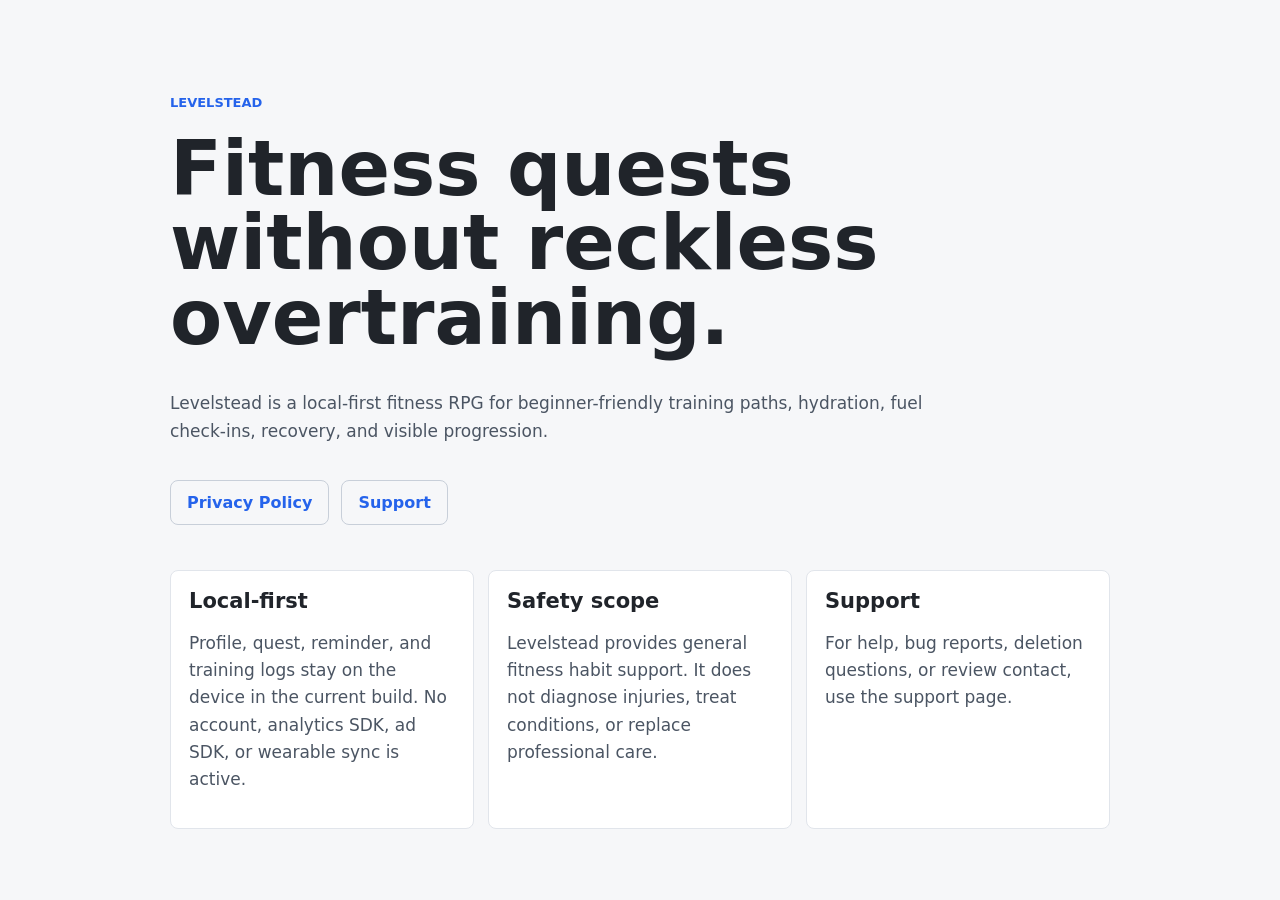
<file: index.html>
<!doctype html>
<html lang="en">
  <head>
    <meta charset="utf-8" />
    <meta name="viewport" content="width=device-width, initial-scale=1" />
    <meta name="referrer" content="no-referrer" />
    <meta
      http-equiv="Content-Security-Policy"
      content="default-src 'none'; style-src 'self'; img-src 'self' data:; base-uri 'none'; connect-src 'none'; font-src 'none'; form-action 'none'; frame-src 'none'; object-src 'none'; script-src 'none'; upgrade-insecure-requests"
    />
    <title>Levelstead</title>
    <meta
      name="description"
      content="Levelstead is a local-first fitness RPG for controlled training, recovery, hydration, fuel check-ins, and consistency."
    />
    <link rel="canonical" href="https://levelstead.com/" />
    <link rel="stylesheet" href="./styles.css" />
  </head>
  <body>
    <main class="shell">
      <section class="hero">
        <p class="eyebrow">Levelstead</p>
        <h1>Fitness quests without reckless overtraining.</h1>
        <p>
          Levelstead is a local-first fitness RPG for beginner-friendly training
          paths, hydration, fuel check-ins, recovery, and visible progression.
        </p>
        <div class="actions">
          <a href="./privacy.html">Privacy Policy</a>
          <a href="./support.html">Support</a>
        </div>
      </section>

      <section class="grid">
        <article>
          <h2>Local-first</h2>
          <p>
            Profile, quest, reminder, and training logs stay on the device in
            the current build. No account, analytics SDK, ad SDK, or wearable
            sync is active.
          </p>
        </article>
        <article>
          <h2>Safety scope</h2>
          <p>
            Levelstead provides general fitness habit support. It does not
            diagnose injuries, treat conditions, or replace professional care.
          </p>
        </article>
        <article>
          <h2>Support</h2>
          <p>
            For help, bug reports, deletion questions, or review contact, use
            the support page.
          </p>
        </article>
      </section>
    </main>
  </body>
</html>
</file>
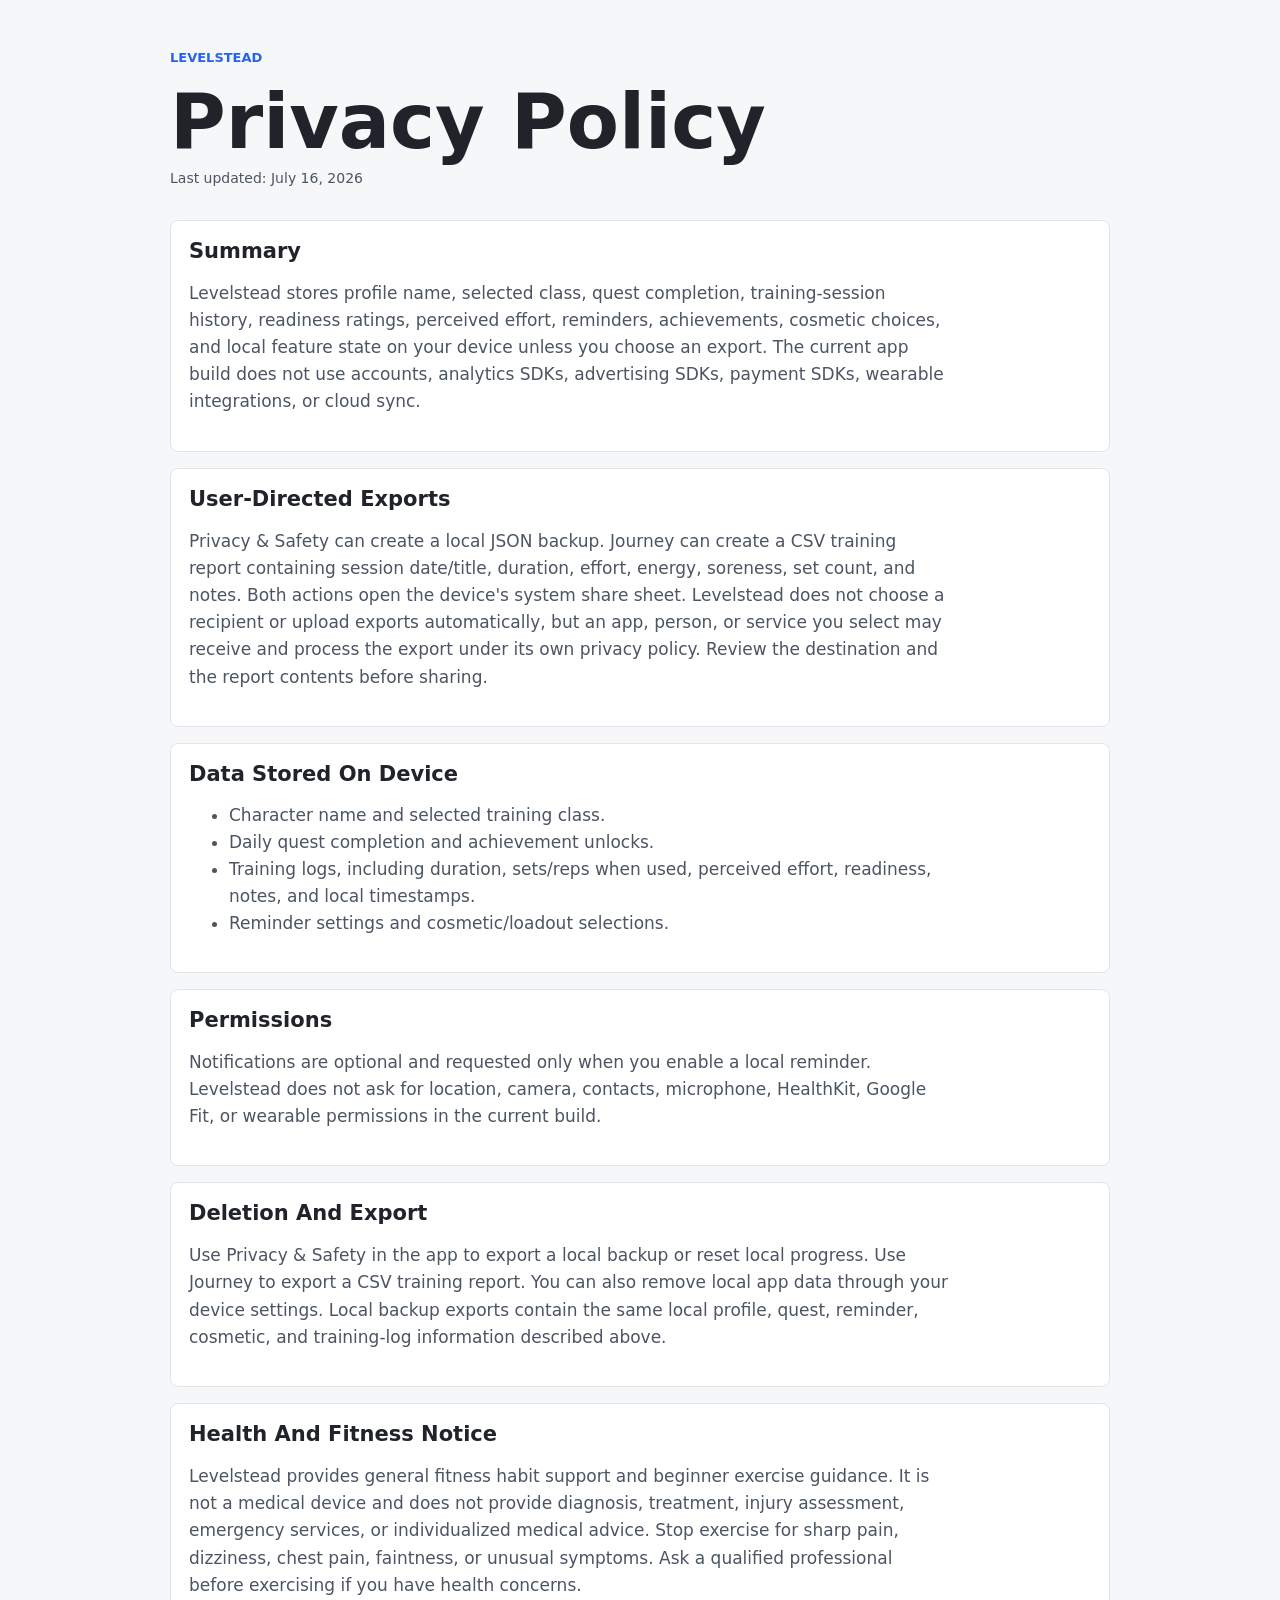
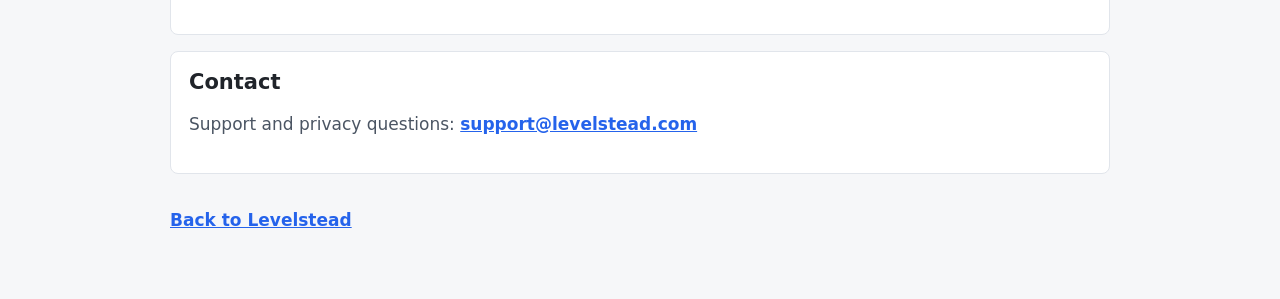
<file: privacy.html>
<!doctype html>
<html lang="en">
  <head>
    <meta charset="utf-8" />
    <meta name="viewport" content="width=device-width, initial-scale=1" />
    <meta name="referrer" content="no-referrer" />
    <meta
      http-equiv="Content-Security-Policy"
      content="default-src 'none'; style-src 'self'; img-src 'self' data:; base-uri 'none'; connect-src 'none'; font-src 'none'; form-action 'none'; frame-src 'none'; object-src 'none'; script-src 'none'; upgrade-insecure-requests"
    />
    <title>Levelstead Privacy Policy</title>
    <meta
      name="description"
      content="Privacy policy for the Levelstead mobile app."
    />
    <link rel="canonical" href="https://levelstead.com/privacy.html" />
    <link rel="stylesheet" href="./styles.css" />
  </head>
  <body>
    <main class="shell legal">
      <p class="eyebrow">Levelstead</p>
      <h1>Privacy Policy</h1>
      <p class="updated">Last updated: July 16, 2026</p>

      <section>
        <h2>Summary</h2>
        <p>
          Levelstead stores profile name, selected class, quest completion,
          training-session history, readiness ratings, perceived effort,
          reminders, achievements, cosmetic choices, and local feature state on
          your device unless you choose an export. The current app build does
          not use accounts, analytics SDKs, advertising SDKs, payment SDKs,
          wearable integrations, or cloud sync.
        </p>
      </section>

      <section>
        <h2>User-Directed Exports</h2>
        <p>
          Privacy &amp; Safety can create a local JSON backup. Journey can
          create a CSV training report containing session date/title, duration,
          effort, energy, soreness, set count, and notes. Both actions open the
          device's system share sheet. Levelstead does not choose a recipient or
          upload exports automatically, but an app, person, or service you
          select may receive and process the export under its own privacy
          policy. Review the destination and the report contents before sharing.
        </p>
      </section>

      <section>
        <h2>Data Stored On Device</h2>
        <ul>
          <li>Character name and selected training class.</li>
          <li>Daily quest completion and achievement unlocks.</li>
          <li>
            Training logs, including duration, sets/reps when used, perceived
            effort, readiness, notes, and local timestamps.
          </li>
          <li>Reminder settings and cosmetic/loadout selections.</li>
        </ul>
      </section>

      <section>
        <h2>Permissions</h2>
        <p>
          Notifications are optional and requested only when you enable a local
          reminder. Levelstead does not ask for location, camera, contacts,
          microphone, HealthKit, Google Fit, or wearable permissions in the
          current build.
        </p>
      </section>

      <section>
        <h2>Deletion And Export</h2>
        <p>
          Use Privacy &amp; Safety in the app to export a local backup or reset
          local progress. Use Journey to export a CSV training report. You can
          also remove local app data through your device settings. Local backup
          exports contain the same local profile, quest, reminder, cosmetic, and
          training-log information described above.
        </p>
      </section>

      <section>
        <h2>Health And Fitness Notice</h2>
        <p>
          Levelstead provides general fitness habit support and beginner
          exercise guidance. It is not a medical device and does not provide
          diagnosis, treatment, injury assessment, emergency services, or
          individualized medical advice. Stop exercise for sharp pain,
          dizziness, chest pain, faintness, or unusual symptoms. Ask a qualified
          professional before exercising if you have health concerns.
        </p>
      </section>

      <section>
        <h2>Contact</h2>
        <p>
          Support and privacy questions:
          <a href="mailto:support@levelstead.com">support@levelstead.com</a>
        </p>
      </section>

      <p><a href="./index.html">Back to Levelstead</a></p>
    </main>
  </body>
</html>
</file>
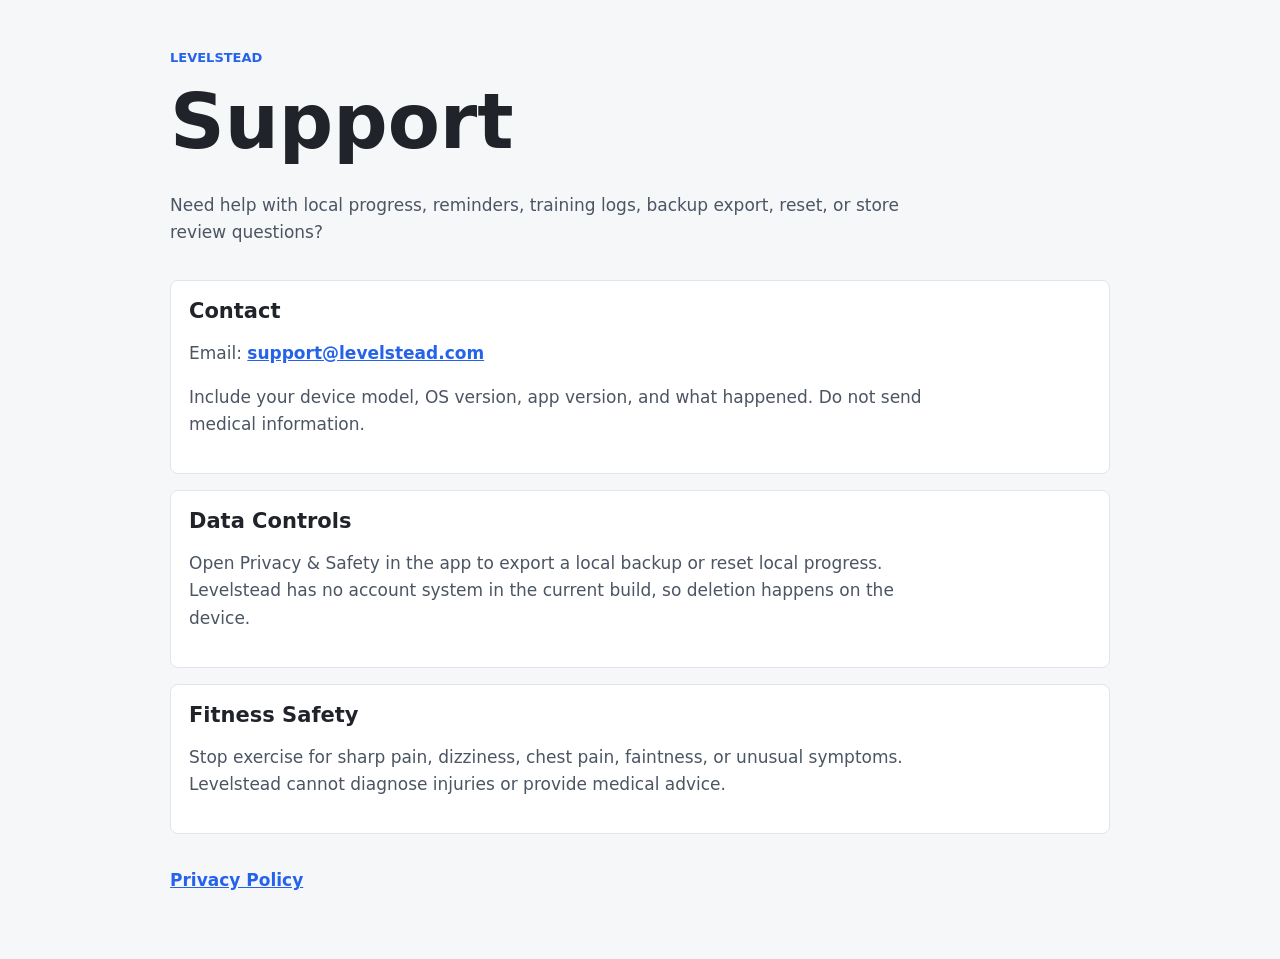
<file: support.html>
<!doctype html>
<html lang="en">
  <head>
    <meta charset="utf-8" />
    <meta name="viewport" content="width=device-width, initial-scale=1" />
    <meta name="referrer" content="no-referrer" />
    <meta
      http-equiv="Content-Security-Policy"
      content="default-src 'none'; style-src 'self'; img-src 'self' data:; base-uri 'none'; connect-src 'none'; font-src 'none'; form-action 'none'; frame-src 'none'; object-src 'none'; script-src 'none'; upgrade-insecure-requests"
    />
    <title>Levelstead Support</title>
    <meta name="description" content="Support page for the Levelstead app." />
    <link rel="canonical" href="https://levelstead.com/support.html" />
    <link rel="stylesheet" href="./styles.css" />
  </head>
  <body>
    <main class="shell legal">
      <p class="eyebrow">Levelstead</p>
      <h1>Support</h1>
      <p>
        Need help with local progress, reminders, training logs, backup export,
        reset, or store review questions?
      </p>

      <section>
        <h2>Contact</h2>
        <p>
          Email:
          <a href="mailto:support@levelstead.com">support@levelstead.com</a>
        </p>
        <p>
          Include your device model, OS version, app version, and what happened.
          Do not send medical information.
        </p>
      </section>

      <section>
        <h2>Data Controls</h2>
        <p>
          Open Privacy & Safety in the app to export a local backup or reset
          local progress. Levelstead has no account system in the current build,
          so deletion happens on the device.
        </p>
      </section>

      <section>
        <h2>Fitness Safety</h2>
        <p>
          Stop exercise for sharp pain, dizziness, chest pain, faintness, or
          unusual symptoms. Levelstead cannot diagnose injuries or provide
          medical advice.
        </p>
      </section>

      <p><a href="./privacy.html">Privacy Policy</a></p>
    </main>
  </body>
</html>
</file>
<file: styles.css>
:root {
  color-scheme: light;
  font-family:
    Inter,
    ui-sans-serif,
    system-ui,
    -apple-system,
    BlinkMacSystemFont,
    "Segoe UI",
    sans-serif;
  background: #f6f7f9;
  color: #20242a;
}

* {
  box-sizing: border-box;
}

body {
  margin: 0;
}

a {
  color: #2563eb;
  font-weight: 800;
}

.shell {
  max-width: 980px;
  margin: 0 auto;
  padding: 48px 20px;
}

.hero {
  min-height: 58vh;
  display: grid;
  align-content: center;
  gap: 18px;
}

.eyebrow {
  margin: 0;
  color: #2563eb;
  font-size: 13px;
  font-weight: 900;
  text-transform: uppercase;
}

h1 {
  max-width: 760px;
  margin: 0;
  font-size: clamp(42px, 7vw, 76px);
  line-height: 0.98;
}

h2 {
  margin: 0 0 8px;
  font-size: 21px;
}

p,
li {
  max-width: 760px;
  color: #4b5563;
  font-size: 17px;
  line-height: 1.6;
}

.actions {
  display: flex;
  flex-wrap: wrap;
  gap: 12px;
}

.actions a {
  border: 1px solid #c8cfd9;
  border-radius: 8px;
  padding: 12px 16px;
  text-decoration: none;
}

.grid {
  display: grid;
  grid-template-columns: repeat(auto-fit, minmax(220px, 1fr));
  gap: 14px;
}

.grid article,
.legal section {
  background: #ffffff;
  border: 1px solid #e1e5eb;
  border-radius: 8px;
  padding: 18px;
}

.legal {
  display: grid;
  gap: 16px;
}

.updated {
  margin-top: -8px;
  font-size: 14px;
}
</file>
